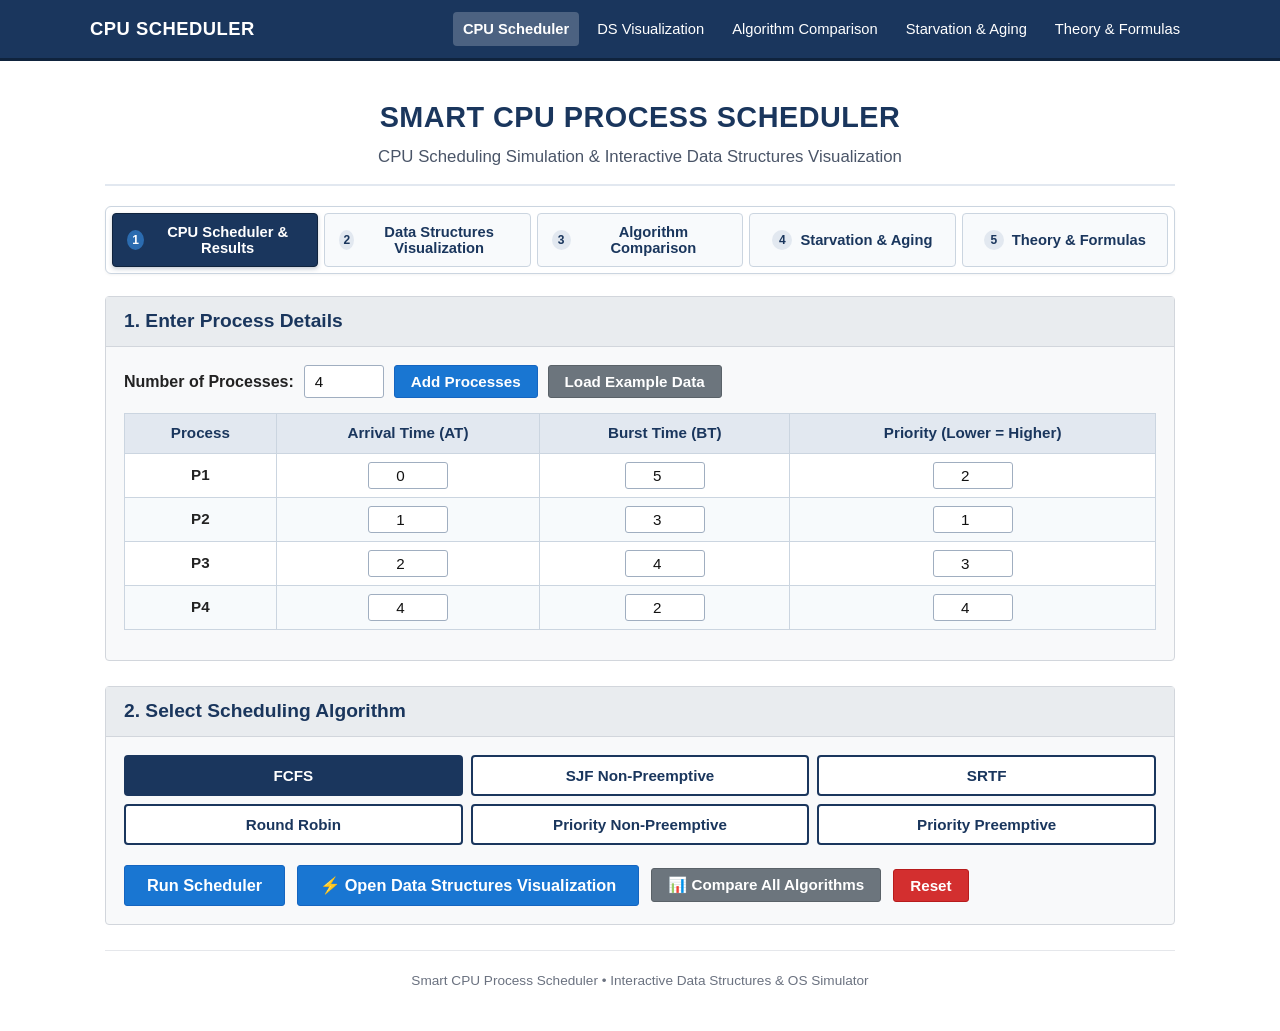
<file: index.html>
<!DOCTYPE html>
<html lang="en">
<head>
    <meta charset="UTF-8">
    <meta name="viewport" content="width=device-width, initial-scale=1.0">
    <title>Smart CPU Process Scheduler</title>
    <link rel="stylesheet" href="style.css">
</head>
<body>

    <!-- Header / Sticky Navigation Bar -->
    <header class="navbar">
        <div class="nav-container">
            <div class="nav-brand">
                <span class="brand-title">CPU SCHEDULER</span>
            </div>
            <nav class="nav-links">
                <a href="#scheduler" class="nav-link-item active" data-nav="scheduler">CPU Scheduler</a>
                <a href="#visualization" class="nav-link-item" data-nav="visualization">DS Visualization</a>
                <a href="#comparison" class="nav-link-item" data-nav="comparison">Algorithm Comparison</a>
                <a href="#starvation" class="nav-link-item" data-nav="starvation">Starvation &amp; Aging</a>
                <a href="#reference" class="nav-link-item" data-nav="reference">Theory &amp; Formulas</a>
            </nav>
        </div>
    </header>

    <div class="container">
        
        <!-- Main Title Header -->
        <div class="main-header">
            <h1>SMART CPU PROCESS SCHEDULER</h1>
            <p class="subtitle">CPU Scheduling Simulation &amp; Interactive Data Structures Visualization</p>
        </div>

        <!-- 🎛️ Primary View Management Tab Bar -->
        <nav class="view-management-bar" aria-label="Module Navigation">
            <div class="view-tabs" role="tablist">
                <button type="button" class="tab-item active" data-tab="scheduler" role="tab" aria-selected="true">
                    <span class="tab-badge">1</span>
                    <span class="tab-title">CPU Scheduler &amp; Results</span>
                </button>
                <button type="button" class="tab-item" data-tab="visualization" role="tab" aria-selected="false">
                    <span class="tab-badge">2</span>
                    <span class="tab-title">Data Structures Visualization</span>
                </button>
                <button type="button" class="tab-item" data-tab="comparison" role="tab" aria-selected="false">
                    <span class="tab-badge">3</span>
                    <span class="tab-title">Algorithm Comparison</span>
                </button>
                <button type="button" class="tab-item" data-tab="starvation" role="tab" aria-selected="false">
                    <span class="tab-badge">4</span>
                    <span class="tab-title">Starvation &amp; Aging</span>
                </button>
                <button type="button" class="tab-item" data-tab="reference" role="tab" aria-selected="false">
                    <span class="tab-badge">5</span>
                    <span class="tab-title">Theory &amp; Formulas</span>
                </button>
            </div>
        </nav>

        <!-- ============================================================== -->
        <!-- VIEW 1: CPU SCHEDULER & RESULTS                                -->
        <!-- ============================================================== -->
        <main class="view-panel active" id="view-scheduler">
            
            <!-- Section 1: Process Input -->
            <section id="scheduler-section" class="card">
                <div class="card-header">
                    <h2>1. Enter Process Details</h2>
                </div>
                <div class="card-body">
                    <div class="input-inline-group">
                        <label for="num-processes"><strong>Number of Processes:</strong></label>
                        <input type="number" id="num-processes" min="1" max="20" value="4">
                        <button type="button" id="btn-add-processes" class="btn btn-primary">Add Processes</button>
                        <button type="button" id="btn-load-example" class="btn btn-secondary">Load Example Data</button>
                    </div>

                    <div class="table-responsive">
                        <table id="process-input-table" class="data-table">
                            <thead>
                                <tr>
                                    <th>Process</th>
                                    <th>Arrival Time (AT)</th>
                                    <th>Burst Time (BT)</th>
                                    <th>Priority (Lower = Higher)</th>
                                </tr>
                            </thead>
                            <tbody id="process-table-body">
                                <!-- Dynamically generated rows -->
                            </tbody>
                        </table>
                    </div>
                </div>
            </section>

            <!-- Section 2: Algorithm Selection -->
            <section class="card">
                <div class="card-header">
                    <h2>2. Select Scheduling Algorithm</h2>
                </div>
                <div class="card-body">
                    <div class="algo-buttons-container">
                        <button type="button" class="btn-algo active" data-algo="fcfs">FCFS</button>
                        <button type="button" class="btn-algo" data-algo="sjf">SJF Non-Preemptive</button>
                        <button type="button" class="btn-algo" data-algo="srtf">SRTF</button>
                        <button type="button" class="btn-algo" data-algo="rr">Round Robin</button>
                        <button type="button" class="btn-algo" data-algo="priority-np">Priority Non-Preemptive</button>
                        <button type="button" class="btn-algo" data-algo="priority-p">Priority Preemptive</button>
                    </div>

                    <!-- Quantum input for Round Robin only -->
                    <div id="quantum-container" class="quantum-box" style="display: none;">
                        <label for="time-quantum"><strong>Time Quantum:</strong></label>
                        <input type="number" id="time-quantum" min="1" max="100" value="2">
                    </div>

                    <div class="action-buttons-center">
                        <button type="button" id="btn-run" class="btn btn-success btn-large">Run Scheduler</button>
                        <button type="button" id="btn-visualize-ds" class="btn btn-primary btn-large">⚡ Open Data Structures Visualization</button>
                        <button type="button" id="btn-compare-all" class="btn btn-secondary">📊 Compare All Algorithms</button>
                        <button type="button" id="btn-reset" class="btn btn-danger">Reset</button>
                    </div>
                </div>
            </section>

            <!-- Section 3: Scheduling Results & Main Gantt Chart -->
            <section id="results-section" class="card" style="display: none;">
                <div class="card-header">
                    <h2>3. Scheduling Results</h2>
                </div>
                <div class="card-body">
                    
                    <div class="gantt-section">
                        <h3>GANTT CHART</h3>
                        <div id="gantt-chart-wrapper" class="gantt-wrapper">
                            <!-- Dynamic Gantt chart blocks and time numbers -->
                        </div>
                    </div>

                    <div class="table-responsive">
                        <table class="data-table results-table">
                            <thead>
                                <tr>
                                    <th>PID</th>
                                    <th>Arrival Time (AT)</th>
                                    <th>Burst Time (BT)</th>
                                    <th>Priority</th>
                                    <th>Completion Time (CT)</th>
                                    <th>Turnaround Time (TAT)</th>
                                    <th>Waiting Time (WT)</th>
                                    <th>Response Time (RT)</th>
                                    <th>Status</th>
                                </tr>
                            </thead>
                            <tbody id="results-table-body">
                                <!-- Result rows -->
                            </tbody>
                        </table>
                    </div>

                    <!-- Summary Metrics (including RT, CPU Util, Context Switches) -->
                    <div class="metrics-summary">
                        <div class="metric-item">
                            <span class="metric-label">Average Waiting Time:</span>
                            <span id="avg-wt-value" class="metric-value">0.00</span>
                        </div>
                        <div class="metric-item">
                            <span class="metric-label">Average Turnaround Time:</span>
                            <span id="avg-tat-value" class="metric-value">0.00</span>
                        </div>
                        <div class="metric-item">
                            <span class="metric-label">⏱️ Average Response Time:</span>
                            <span id="avg-rt-value" class="metric-value">0.00</span>
                        </div>
                        <div class="metric-item">
                            <span class="metric-label">📊 CPU Utilization:</span>
                            <span id="cpu-util-value" class="metric-value">100.0%</span>
                        </div>
                        <div class="metric-item">
                            <span class="metric-label">🔄 Context Switches:</span>
                            <span id="context-switch-value" class="metric-value">0</span>
                        </div>
                    </div>

                    <!-- Algorithm Information Box -->
                    <div class="algo-info-card">
                        <h4>Selected Algorithm: <span id="info-algo-name">FCFS</span></h4>
                        <p><strong>Type:</strong> <span id="info-algo-type">Non-Preemptive</span></p>
                        <p><strong>Description:</strong> <span id="info-algo-desc">Processes are executed in order of arrival.</span></p>
                    </div>

                    <!-- Quick Next-Steps Action Strip -->
                    <div class="results-action-banner">
                        <span>Inspect step-by-step memory movement or compare with other algorithms:</span>
                        <div class="results-action-buttons">
                            <button type="button" id="btn-results-to-ds" class="btn btn-primary btn-sm">🧠 View in Data Structures Visualizer</button>
                            <button type="button" id="btn-results-to-comp" class="btn btn-secondary btn-sm">📊 Compare All Algorithms</button>
                        </div>
                    </div>

                </div>
            </section>

        </main>

        <!-- ============================================================== -->
        <!-- VIEW 2: DATA STRUCTURES VISUALIZATION                          -->
        <!-- ============================================================== -->
        <main class="view-panel" id="view-visualization" style="display: none;">
            
            <!-- Workload Context Strip -->
            <div class="workload-context-bar">
                <div class="context-details">
                    <span>Workload: <strong id="ds-workload-count">4</strong> processes</span>
                    <span class="context-divider">&bull;</span>
                    <span>Selected Algorithm: <strong id="ds-workload-algo">FCFS</strong></span>
                </div>
                <button type="button" id="btn-edit-workload-quick" class="btn btn-secondary btn-sm">✏️ Edit Processes in Scheduler</button>
            </div>

            <!-- Visualization Main Card -->
            <section id="ds-visualization-section" class="card">
                <div class="card-header ds-header-flex">
                    <div>
                        <h2>Data Structures Visualization</h2>
                        <span class="ds-subtitle">Interactive step-by-step memory, queue, CPU register &amp; log model</span>
                    </div>
                    <div class="ds-badge-container">
                        <span id="ds-algo-badge" class="ds-badge">Algorithm: FCFS</span>
                        <span id="ds-quantum-badge" class="ds-badge ds-badge-quantum" style="display: none;">Quantum: 2</span>
                    </div>
                </div>
                <div class="card-body">

                    <!-- Step-by-Step Simulation Controls -->
                    <div class="ds-controls-panel">
                        <div class="ds-controls-group">
                            <button type="button" id="btn-sim-start" class="btn btn-primary btn-sm">▶ Start Simulation</button>
                            <button type="button" id="btn-sim-pause" class="btn btn-secondary btn-sm" disabled>⏸ Pause</button>
                            <button type="button" id="btn-sim-prev" class="btn btn-secondary btn-sm" disabled>⏮ Previous Step</button>
                            <button type="button" id="btn-sim-next" class="btn btn-secondary btn-sm">⏭ Next Step</button>
                            <button type="button" id="btn-sim-reset" class="btn btn-danger btn-sm">↺ Reset Simulation</button>
                        </div>

                        <div class="ds-speed-group">
                            <span class="control-label">Speed:</span>
                            <div class="speed-btn-group" role="group">
                                <button type="button" class="btn-speed" data-speed="2000">0.5×</button>
                                <button type="button" class="btn-speed active" data-speed="1000">1×</button>
                                <button type="button" class="btn-speed" data-speed="500">2×</button>
                                <button type="button" class="btn-speed" data-speed="250">4×</button>
                            </div>
                        </div>
                    </div>

                    <!-- Live Simulation Status Banner -->
                    <div class="ds-status-banner">
                        <div class="status-indicator">
                            <span class="status-dot" id="ds-status-dot"></span>
                            <span id="ds-status-text">Ready to simulate</span>
                        </div>
                        <div class="status-time">
                            Simulation Time: <strong id="ds-current-time">T = 0</strong>
                        </div>
                        <div class="status-step-count">
                            Step: <span id="ds-step-index">0</span> / <span id="ds-total-steps">0</span>
                        </div>
                    </div>

                    <!-- Explanation / Operation Narrative Card -->
                    <div class="ds-explanation-box">
                        <div class="ds-explanation-title">
                            <strong>💡 Current Step Operation:</strong>
                        </div>
                        <p id="ds-step-explanation">Click <strong>"Start Simulation"</strong> or <strong>"Next Step"</strong> to inspect how the scheduler evaluates data structures at each simulation event.</p>
                    </div>

                    <!-- TOP ROW: CPU Execution Panel & Completed Processes -->
                    <div class="ds-grid-two-col">
                        <!-- C. CPU EXECUTION VISUALIZATION -->
                        <div class="ds-card-sub ds-cpu-subpanel">
                            <div class="ds-sub-header">
                                <h3>C. CPU Execution Core</h3>
                                <span class="ds-tag">Hardware Execution Register</span>
                            </div>
                            <div class="cpu-core-visual" id="cpu-core-box">
                                <div class="cpu-chip-badge">CPU CORE 0</div>
                                <div class="cpu-state-display" id="cpu-process-display">
                                    <span class="cpu-state-title" id="cpu-state-title">IDLE</span>
                                    <span class="cpu-state-detail" id="cpu-state-detail">No process running</span>
                                </div>
                                <div class="cpu-meta-grid">
                                    <div class="cpu-meta-item">
                                        <span class="meta-label">Current Time:</span>
                                        <strong id="cpu-time-val">0</strong>
                                    </div>
                                    <div class="cpu-meta-item">
                                        <span class="meta-label">Remaining BT:</span>
                                        <strong id="cpu-remaining-val">-</strong>
                                    </div>
                                    <div class="cpu-meta-item">
                                        <span class="meta-label">State:</span>
                                        <span id="cpu-status-pill" class="pill-idle">IDLE</span>
                                    </div>
                                    <div class="cpu-meta-item" id="cpu-slice-meta" style="display: none;">
                                        <span class="meta-label">Time Slice:</span>
                                        <strong id="cpu-slice-val">0 / 2</strong>
                                    </div>
                                </div>
                            </div>
                        </div>

                        <!-- D. COMPLETED PROCESSES -->
                        <div class="ds-card-sub ds-completed-subpanel">
                            <div class="ds-sub-header">
                                <h3>D. Completed Processes</h3>
                                <span class="ds-tag">Terminated List</span>
                            </div>
                            <div id="ds-completed-list" class="completed-chips-container">
                                <span class="empty-state-text">No processes completed yet.</span>
                            </div>
                            <div class="completed-summary-bar">
                                <span>Completed: <strong id="ds-completed-count">0</strong> / <span id="ds-total-procs-count">4</span></span>
                                <span>CPU Busy: <strong id="ds-live-busy-time">0</strong> units</span>
                            </div>
                        </div>
                    </div>

                    <!-- B. READY QUEUE VISUALIZATION -->
                    <div class="ds-card-sub ds-queue-subpanel">
                        <div class="ds-sub-header">
                            <div>
                                <h3>B. Ready Queue Visualization</h3>
                                <span class="ds-data-structure-label" id="queue-ds-concept-label">Data Structure: FIFO Queue (Circular / Array-based <code>int queue[500]</code>)</span>
                            </div>
                            <div class="ds-queue-pointers">
                                <span class="pointer-pill pointer-front">FRONT: <strong id="queue-front-idx">0</strong></span>
                                <span class="pointer-pill pointer-rear">REAR: <strong id="queue-rear-idx">0</strong></span>
                                <span class="pointer-pill pointer-len">Length: <strong id="queue-len-val">0</strong></span>
                            </div>
                        </div>

                        <!-- Queue Track with FRONT and REAR markers -->
                        <div class="queue-track-wrapper">
                            <div class="queue-endpoint endpoint-front">
                                <span class="endpoint-arrow">FRONT ──►</span>
                                <span class="endpoint-sub">Next Dequeued</span>
                            </div>
                            <div class="queue-items-track" id="ds-queue-items-track">
                                <span class="empty-queue-msg">[ Ready Queue is Empty: CPU Idle or process executing ]</span>
                            </div>
                            <div class="queue-endpoint endpoint-rear">
                                <span class="endpoint-arrow">◄── REAR</span>
                                <span class="endpoint-sub">New Arrivals Enqueued</span>
                            </div>
                        </div>

                        <div class="queue-operation-explanation" id="ds-queue-op-text">
                            <em>Queue operation:</em> Waiting for simulation events.
                        </div>
                    </div>

                    <!-- A. ARRAY VISUALIZATION -->
                    <div class="ds-card-sub ds-array-subpanel">
                        <div class="ds-sub-header">
                            <div>
                                <h3>A. Process Array Visualization</h3>
                                <span class="ds-data-structure-label" id="array-ds-label">Underlying Structure: Contiguous Struct Array <code>Process p[N]</code> (C++ Memory Layout)</span>
                            </div>
                            <span class="ds-tag">Contiguous Memory Allocation</span>
                        </div>

                        <p class="array-instructions-hint">
                            Each element represents an entry in the processes array. Indices match zero-based array offsets <code>p[0..N-1]</code>.
                        </p>

                        <div class="array-container" id="ds-array-container">
                            <!-- Populated dynamically with process element cards -->
                        </div>
                    </div>

                    <!-- SYNCHRONIZED GANTT MINI STRIP (in DS section) -->
                    <div class="ds-card-sub ds-sync-gantt-subpanel">
                        <div class="ds-sub-header">
                            <h3>Synchronized Gantt Timeline</h3>
                            <span class="ds-tag">Active Segment Synchronized with Clock</span>
                        </div>
                        <div id="ds-sync-gantt-wrapper" class="gantt-wrapper ds-mini-gantt">
                            <!-- Synchronized Gantt blocks -->
                        </div>
                    </div>

                    <!-- 4. LIVE DATA STRUCTURE OPERATION LOG -->
                    <div class="ds-card-sub ds-log-subpanel">
                        <div class="ds-sub-header">
                            <div>
                                <h3>Data Structure Operation Log</h3>
                                <span class="ds-data-structure-label">Chronological audit trail of enqueue, dequeue, array scan, and CPU events</span>
                            </div>
                            <div class="log-actions">
                                <button type="button" id="btn-clear-log" class="btn btn-secondary btn-xs">Clear Filter</button>
                            </div>
                        </div>
                        <div class="ds-log-stream" id="ds-log-stream">
                            <div class="log-entry log-entry-info">
                                <span class="log-time">[T=0]</span>
                                <span class="log-badge badge-init">INIT</span>
                                <span class="log-msg">Simulation initialized. Process records loaded into <code>Process p[4]</code> memory array.</span>
                            </div>
                        </div>
                    </div>

                </div>
            </section>

        </main>

        <!-- ============================================================== -->
        <!-- VIEW 3: ALGORITHM COMPARISON MATRIX                            -->
        <!-- ============================================================== -->
        <main class="view-panel" id="view-comparison" style="display: none;">
            <section id="comparison-section" class="card">
                <div class="card-header comparison-header-flex">
                    <h2>Algorithm Comparison Matrix</h2>
                    <button type="button" id="btn-refresh-comparison" class="btn btn-primary btn-sm">⚡ Re-calculate All Algorithms</button>
                </div>
                <div class="card-body">
                    <p class="section-lead-text">
                        Comparative analysis across all 6 scheduling algorithms on the exact same process workload:
                    </p>

                    <!-- Comparison Winner Cards -->
                    <div class="comparison-cards-grid" id="comparison-winners-grid" style="display: none;">
                        <div class="winner-card winner-wt">
                            <div class="winner-icon">🏆</div>
                            <div class="winner-text">
                                <span class="winner-label">Lowest Avg Waiting Time:</span>
                                <strong id="winner-wt-algo">SRTF</strong>
                                <small id="winner-wt-val">0.00 units</small>
                            </div>
                        </div>
                        <div class="winner-card winner-tat">
                            <div class="winner-icon">⚡</div>
                            <div class="winner-text">
                                <span class="winner-label">Lowest Avg Turnaround:</span>
                                <strong id="winner-tat-algo">SRTF</strong>
                                <small id="winner-tat-val">0.00 units</small>
                            </div>
                        </div>
                        <div class="winner-card winner-rt">
                            <div class="winner-icon">⏱️</div>
                            <div class="winner-text">
                                <span class="winner-label">Fastest Response Time:</span>
                                <strong id="winner-rt-algo">Round Robin</strong>
                                <small id="winner-rt-val">0.00 units</small>
                            </div>
                        </div>
                        <div class="winner-card winner-cs">
                            <div class="winner-icon">🔄</div>
                            <div class="winner-text">
                                <span class="winner-label">Lowest Context Switches:</span>
                                <strong id="winner-cs-algo">FCFS</strong>
                                <small id="winner-cs-val">0 switches</small>
                            </div>
                        </div>
                    </div>

                    <div class="table-responsive">
                        <table class="data-table comparison-table">
                            <thead>
                                <tr>
                                    <th>Algorithm</th>
                                    <th>Type</th>
                                    <th>Avg Waiting (WT)</th>
                                    <th>Avg Turnaround (TAT)</th>
                                    <th>Avg Response (RT)</th>
                                    <th>CPU Utilization</th>
                                    <th>Context Switches</th>
                                    <th>Execution Sequence</th>
                                </tr>
                            </thead>
                            <tbody id="comparison-table-body">
                                <tr>
                                    <td colspan="8" style="color: #718096; padding: 18px;">
                                        Loading comparative benchmark across all 6 algorithms...
                                    </td>
                                </tr>
                            </tbody>
                        </table>
                    </div>

                    <div class="tradeoff-note-card">
                        <strong>💡 Engineering Note on Algorithm Trade-offs:</strong>
                        <p>No single algorithm is universally optimal. Preemptive algorithms such as SRTF reduce average waiting time by prioritizing shorter jobs, but incur higher context-switch overhead. Round Robin guarantees responsiveness and fairness for time-sharing systems, while FCFS maximizes throughput with minimal scheduling overhead.</p>
                    </div>
                </div>
            </section>
        </main>

        <!-- ============================================================== -->
        <!-- VIEW 4: STARVATION & AGING DEMONSTRATION                       -->
        <!-- ============================================================== -->
        <main class="view-panel" id="view-starvation" style="display: none;">
            <section id="starvation-aging-section" class="card">
                <div class="card-header">
                    <h2>Starvation &amp; Aging Demonstration (Priority Scheduling)</h2>
                </div>
                <div class="card-body">
                    <p class="section-lead-text">
                        An educational module explaining why low-priority processes can suffer from <strong>starvation</strong> (indefinite postponement) and how the <strong>aging technique</strong> solves it by gradually boosting priority over time.
                    </p>

                    <div class="starvation-options-bar">
                        <button type="button" id="btn-load-starvation-workload" class="btn btn-primary btn-sm">Load Starvation Demonstration Workload</button>
                        <div class="aging-toggle-group">
                            <label class="toggle-checkbox-label">
                                <input type="checkbox" id="chk-aging-mode">
                                <strong>Enable Aging Mechanism (Optional Mode)</strong>
                            </label>
                            <span class="aging-rule-badge">Rule: Priority increases by 1 for every <strong>3 units</strong> waited in ready queue</span>
                        </div>
                    </div>

                    <div class="starvation-grid">
                        <!-- Column 1: Starvation Concept -->
                        <div class="starvation-card-col">
                            <div class="starvation-col-header starvation-warn-header">
                                <h3>⚠️ Starvation Scenario</h3>
                            </div>
                            <div class="starvation-col-body">
                                <p>In standard <strong>Priority Scheduling</strong>, if high-priority processes continually arrive, low-priority processes may never be dispatched to the CPU.</p>
                                <div class="concept-stat-box" id="starvation-stat-box">
                                    <div class="stat-row">
                                        <span>Victim Process:</span>
                                        <strong>P4 (Priority: 8 - Low Priority)</strong>
                                    </div>
                                    <div class="stat-row">
                                        <span>Compromising Stream:</span>
                                        <span>P1, P2, P3 (High Priorities 1, 2, 2)</span>
                                    </div>
                                    <div class="stat-row">
                                        <span>Starvation Cause:</span>
                                        <span>Strict priority dispatch without aging gives CPU only to higher priority jobs.</span>
                                    </div>
                                </div>
                            </div>
                        </div>

                        <!-- Column 2: Aging Solution -->
                        <div class="starvation-card-col">
                            <div class="starvation-col-header starvation-solution-header">
                                <h3>🎯 Aging Solution</h3>
                            </div>
                            <div class="starvation-col-body">
                                <p><strong>Aging</strong> gradually increments the effective priority of waiting processes as their wait time increases, ensuring they eventually reach top priority.</p>
                                <div class="concept-stat-box" id="aging-stat-box">
                                    <div class="stat-row">
                                        <span>Original Priority:</span>
                                        <strong id="demo-orig-priority">P4: Priority 8</strong>
                                    </div>
                                    <div class="stat-row">
                                        <span>Aging Formula:</span>
                                        <code>EffectivePriority = Max(1, Original - Floor(Wait / Interval))</code>
                                    </div>
                                    <div class="stat-row">
                                        <span>Status in Current Run:</span>
                                        <span id="demo-aging-status" class="status-neutral">Disabled (Enable checkbox above to simulate)</span>
                                    </div>
                                </div>
                            </div>
                        </div>
                    </div>

                    <!-- Live Starvation & Aging Process Tracker Table -->
                    <div class="starvation-live-tracker" id="starvation-live-tracker" style="display: none;">
                        <h4>Workload Aging &amp; Starvation Analysis Table</h4>
                        <div class="table-responsive">
                            <table class="data-table" id="starvation-table">
                                <thead>
                                    <tr>
                                        <th>Process</th>
                                        <th>Arrival</th>
                                        <th>Burst</th>
                                        <th>Original Priority</th>
                                        <th>Waiting Time</th>
                                        <th>Effective Priority</th>
                                        <th>Starvation Risk</th>
                                        <th>Aging Events</th>
                                    </tr>
                                </thead>
                                <tbody id="starvation-table-body">
                                    <!-- Populated dynamically -->
                                </tbody>
                            </table>
                        </div>
                    </div>

                </div>
            </section>
        </main>

        <!-- ============================================================== -->
        <!-- VIEW 5: THEORY & FORMULAS REFERENCE                            -->
        <!-- ============================================================== -->
        <main class="view-panel" id="view-reference" style="display: none;">
            <section id="algorithms-section" class="card">
                <div class="card-header">
                    <h2>Algorithm Descriptions &amp; Standard Formulas</h2>
                </div>
                <div class="card-body">
                    <div class="reference-grid">
                        <div class="ref-item">
                            <strong>FCFS (First Come First Serve):</strong>
                            <p>Processes are executed in order of arrival. Non-preemptive. Simple FIFO ordering.</p>
                        </div>
                        <div class="ref-item">
                            <strong>SJF (Shortest Job First):</strong>
                            <p>The arrived process with the shortest burst time is selected first. Non-preemptive.</p>
                        </div>
                        <div class="ref-item">
                            <strong>SRTF (Shortest Remaining Time First):</strong>
                            <p>The arrived process with the shortest remaining burst time is selected. Preemptive SJF.</p>
                        </div>
                        <div class="ref-item">
                            <strong>Round Robin (RR):</strong>
                            <p>Each process gets CPU time according to the time quantum. Preempted processes re-enter the rear of the ready queue.</p>
                        </div>
                        <div class="ref-item">
                            <strong>Priority Non-Preemptive:</strong>
                            <p>The available process with the highest priority (lowest numeric value) is selected and runs to completion.</p>
                        </div>
                        <div class="ref-item">
                            <strong>Priority Preemptive:</strong>
                            <p>A higher priority process arriving during execution immediately interrupts and preempts the running process.</p>
                        </div>
                    </div>

                    <div class="formulas-box">
                        <strong>Standard Operating Systems Formulas:</strong>
                        <ul>
                            <li><code>Turnaround Time (TAT) = Completion Time (CT) - Arrival Time (AT)</code></li>
                            <li><code>Waiting Time (WT) = Turnaround Time (TAT) - Burst Time (BT)</code></li>
                            <li><code>Response Time (RT) = Time of First Execution - Arrival Time (AT)</code></li>
                            <li><code>Average Waiting Time = (Σ WT) / N</code></li>
                            <li><code>Average Turnaround Time = (Σ TAT) / N</code></li>
                            <li><code>CPU Utilization = (Total Busy Time / Total Timeline) × 100%</code></li>
                        </ul>
                    </div>
                </div>
            </section>
        </main>

        <!-- Footer -->
        <footer class="footer">
            <p>Smart CPU Process Scheduler &bull; Interactive Data Structures &amp; OS Simulator</p>
        </footer>

    </div>

    <script src="script.js"></script>
</body>
</html>
</file>
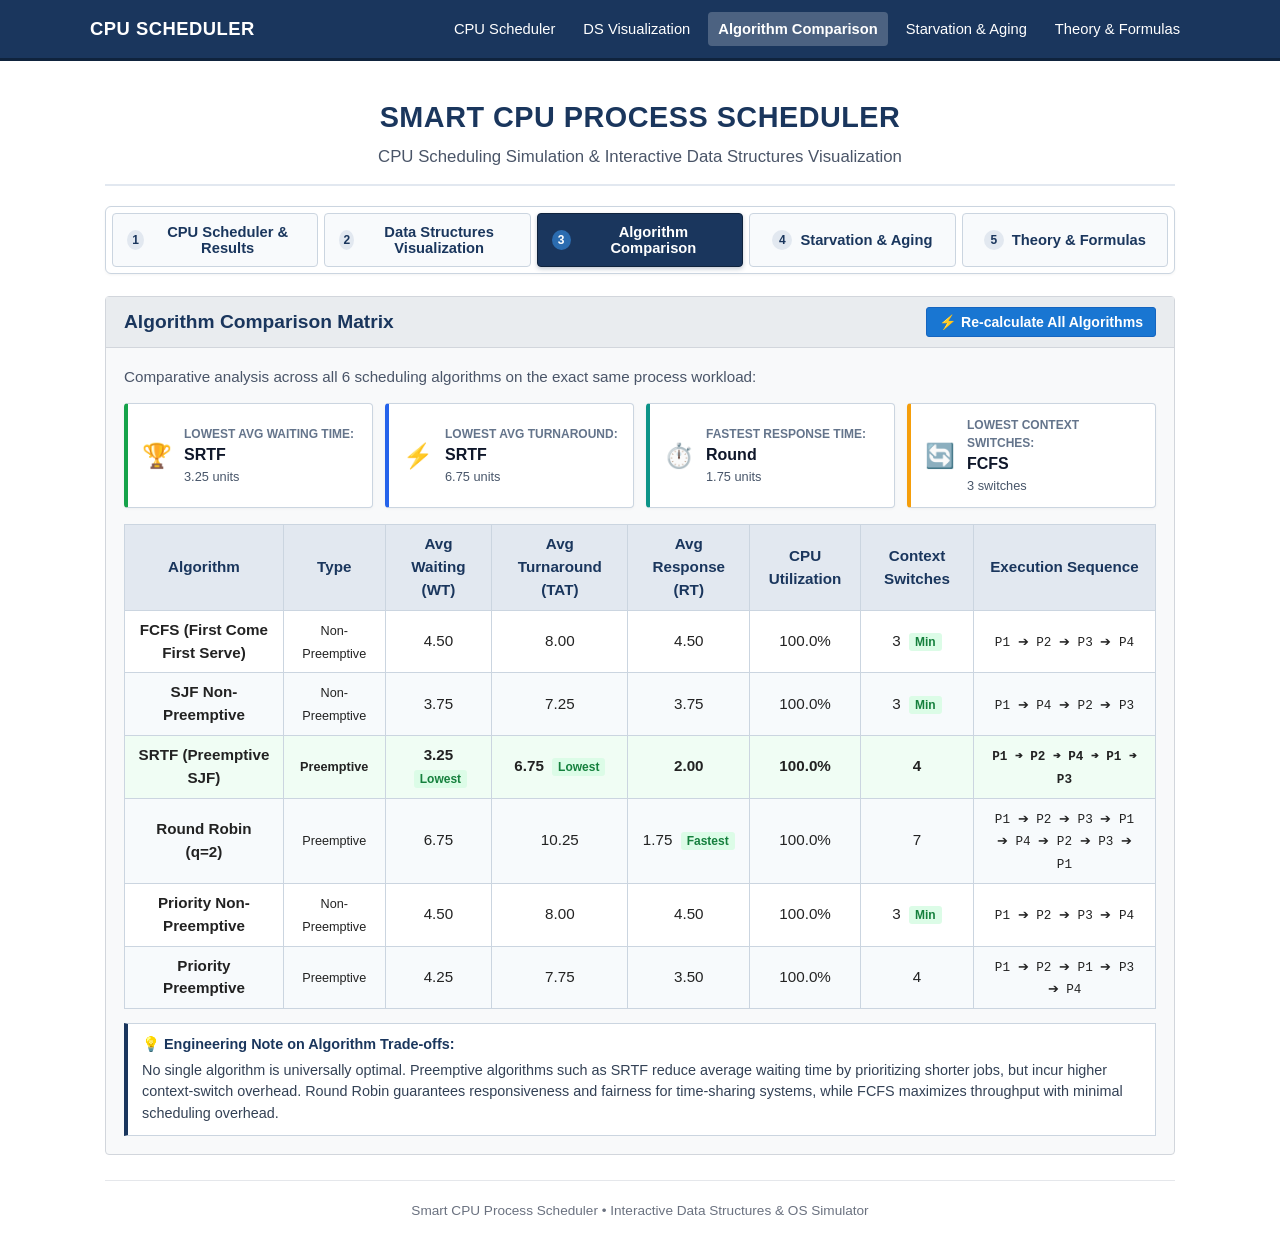
<file: comparison.html>
<!DOCTYPE html>
<html lang="en">
<head>
    <meta charset="UTF-8">
    <meta http-equiv="refresh" content="0; url=index.html#comparison">
    <title>Redirecting to Algorithm Comparison...</title>
    <script>
        window.location.replace("index.html#comparison");
    </script>
</head>
<body style="font-family: Arial, sans-serif; text-align: center; padding: 40px;">
    <h2>Opening Algorithm Comparison Matrix...</h2>
    <p>If you are not redirected automatically, please <a href="index.html#comparison">click here to open Algorithm Comparison</a>.</p>
</body>
</html>
</file>
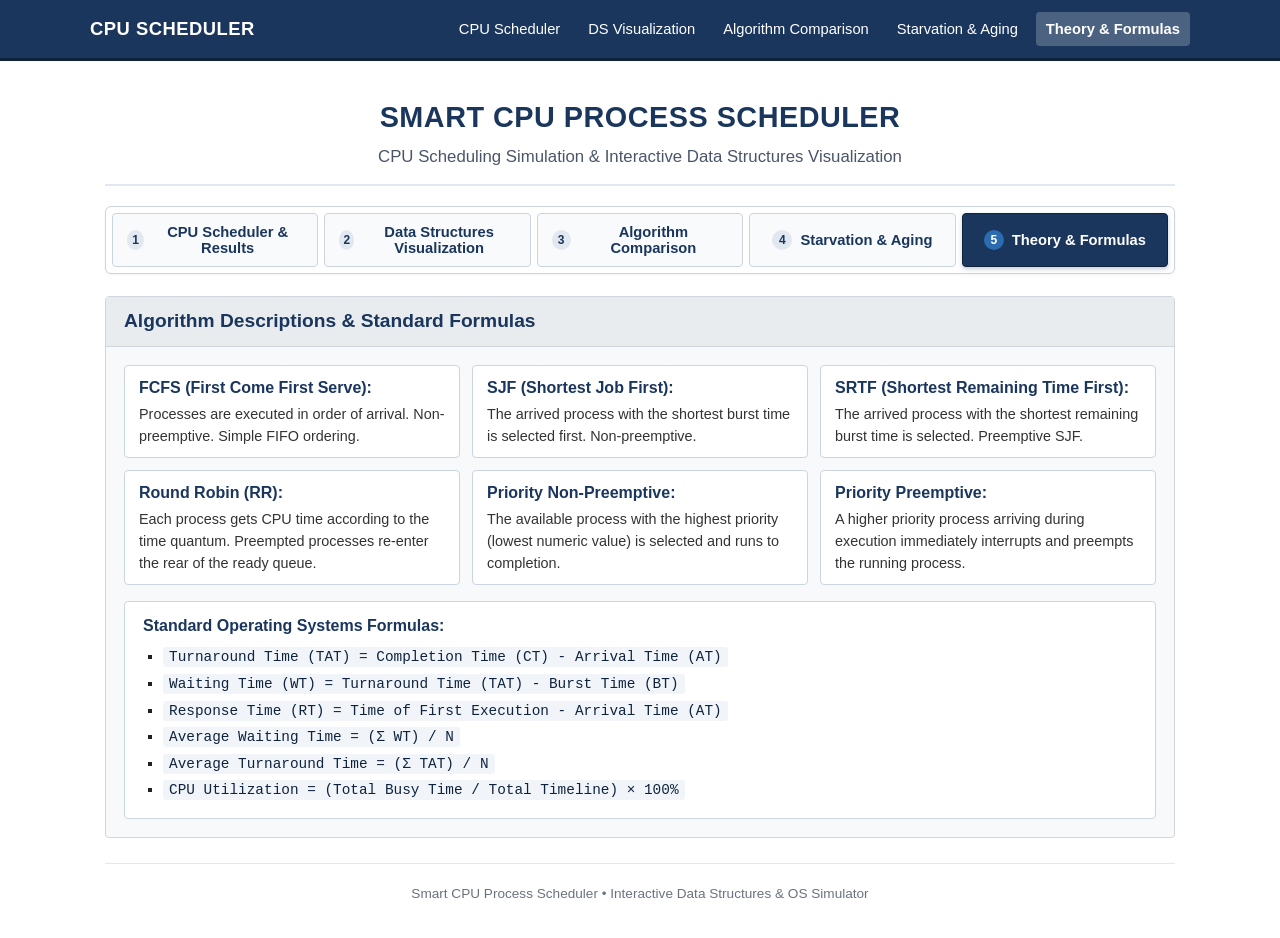
<file: reference.html>
<!DOCTYPE html>
<html lang="en">
<head>
    <meta charset="UTF-8">
    <meta http-equiv="refresh" content="0; url=index.html#reference">
    <title>Redirecting to Algorithms Reference...</title>
    <script>
        window.location.replace("index.html#reference");
    </script>
</head>
<body style="font-family: Arial, sans-serif; text-align: center; padding: 40px;">
    <h2>Opening Algorithms Reference &amp; Formulas...</h2>
    <p>If you are not redirected automatically, please <a href="index.html#reference">click here to open Algorithms Reference</a>.</p>
</body>
</html>
</file>
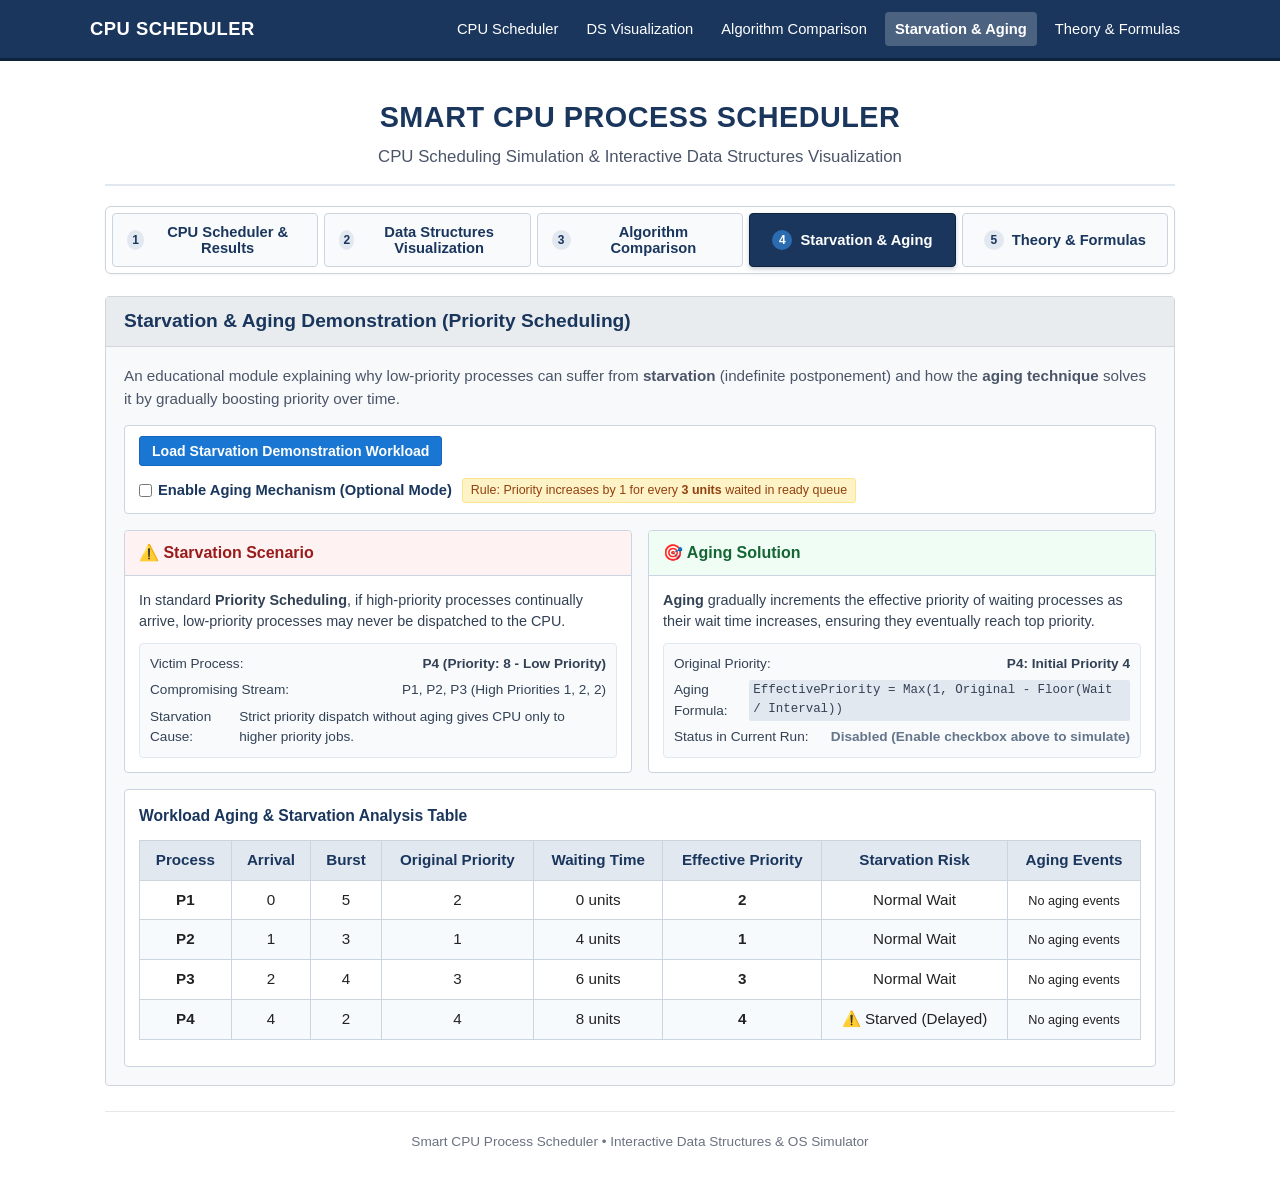
<file: starvation.html>
<!DOCTYPE html>
<html lang="en">
<head>
    <meta charset="UTF-8">
    <meta http-equiv="refresh" content="0; url=index.html#starvation">
    <title>Redirecting to Starvation & Aging...</title>
    <script>
        window.location.replace("index.html#starvation");
    </script>
</head>
<body style="font-family: Arial, sans-serif; text-align: center; padding: 40px;">
    <h2>Opening Starvation &amp; Aging Demonstration...</h2>
    <p>If you are not redirected automatically, please <a href="index.html#starvation">click here to open Starvation &amp; Aging</a>.</p>
</body>
</html>
</file>
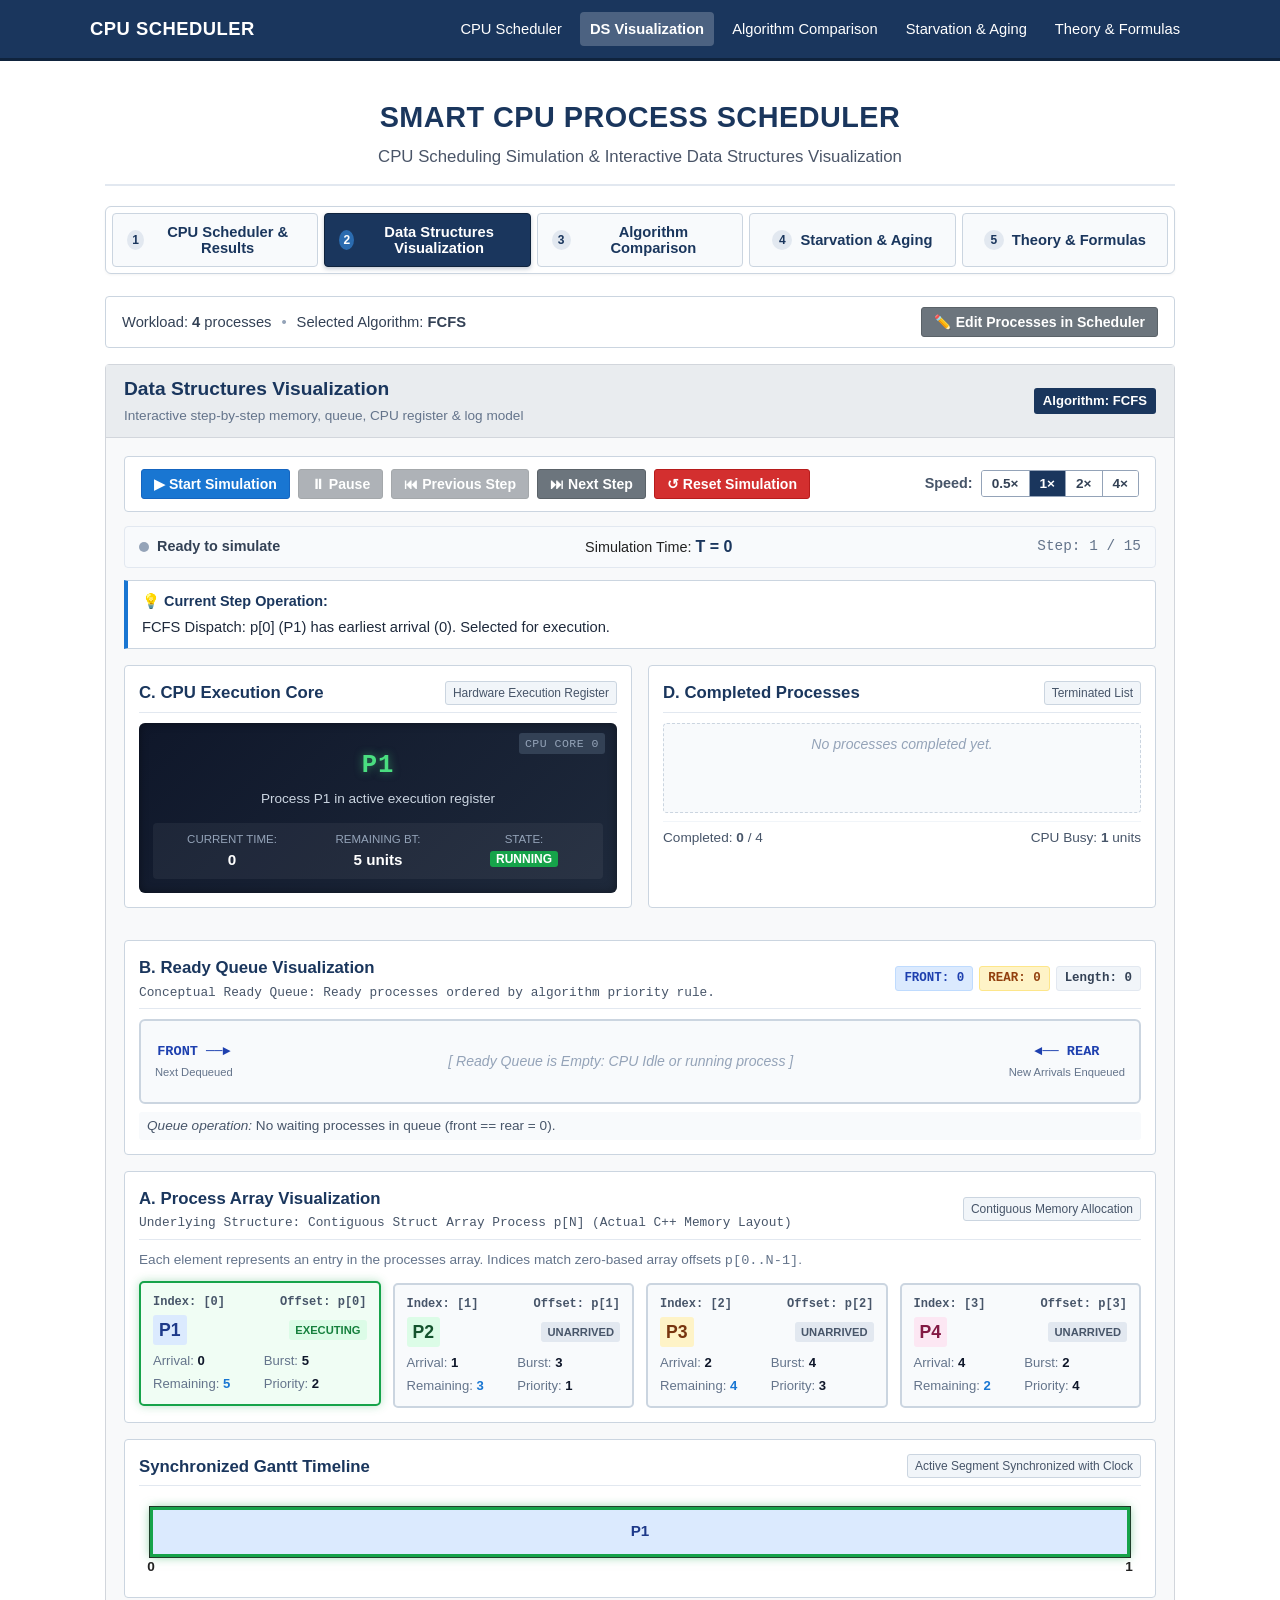
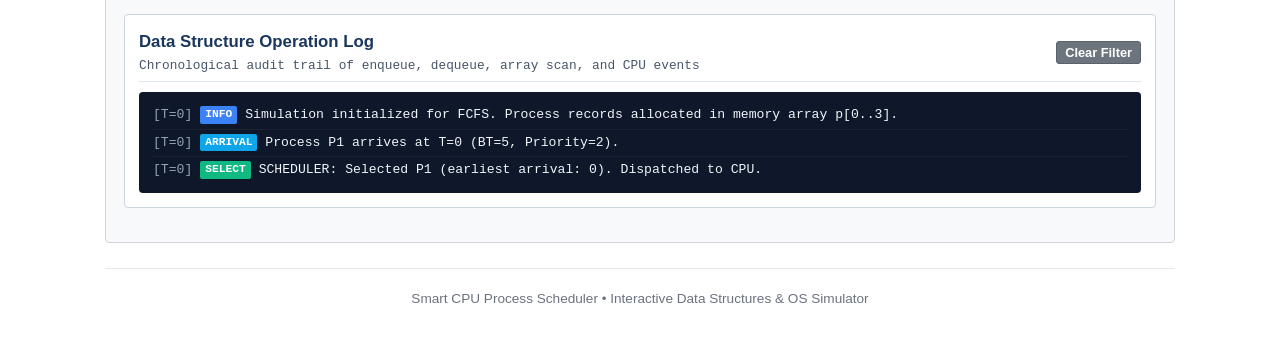
<file: visualization.html>
<!DOCTYPE html>
<html lang="en">
<head>
    <meta charset="UTF-8">
    <meta http-equiv="refresh" content="0; url=index.html#visualization">
    <title>Redirecting to Data Structures Visualization...</title>
    <script>
        window.location.replace("index.html#visualization");
    </script>
</head>
<body style="font-family: Arial, sans-serif; text-align: center; padding: 40px;">
    <h2>Opening Data Structures Visualization...</h2>
    <p>If you are not redirected automatically, please <a href="index.html#visualization">click here to open Data Structures Visualization</a>.</p>
</body>
</html>
</file>
<file: style.css>
/* ==========================================================
   Smart CPU Process Scheduler - Student College Mini Project
   Enhanced with Data Structures Visualization & View Management
   ========================================================== */

* {
    box-sizing: border-box;
    margin: 0;
    padding: 0;
}

body {
    font-family: Arial, Helvetica, sans-serif;
    background-color: #ffffff;
    color: #222222;
    line-height: 1.5;
}

/* Navigation Bar */
.navbar {
    background-color: #1a365d; /* Dark navy */
    color: #ffffff;
    padding: 12px 20px;
    border-bottom: 3px solid #0f233d;
    position: sticky;
    top: 0;
    z-index: 100;
}

.nav-container {
    max-width: 1100px;
    margin: 0 auto;
    display: flex;
    justify-content: space-between;
    align-items: center;
    flex-wrap: wrap;
    gap: 10px;
}

.brand-title {
    font-size: 1.15rem;
    font-weight: bold;
    letter-spacing: 0.5px;
}

.nav-links {
    display: flex;
    flex-wrap: wrap;
    gap: 8px;
}

.nav-links a {
    color: #ffffff;
    text-decoration: none;
    font-size: 0.92rem;
    font-weight: 500;
    padding: 6px 10px;
    border-radius: 4px;
    transition: background-color 0.15s ease, opacity 0.15s ease;
}

.nav-links a:hover {
    background-color: rgba(255, 255, 255, 0.15);
}

.nav-links a.active {
    background-color: rgba(255, 255, 255, 0.22);
    font-weight: bold;
}

/* Page Container */
.container {
    max-width: 1100px;
    margin: 20px auto;
    padding: 0 15px;
}

/* Main Title Header */
.main-header {
    text-align: center;
    margin-bottom: 20px;
    padding: 15px 10px;
    border-bottom: 2px solid #e2e8f0;
}

.main-header h1 {
    color: #1a365d;
    font-size: 1.8rem;
    letter-spacing: 0.5px;
    margin-bottom: 5px;
}

.main-header .subtitle {
    color: #4a5568;
    font-size: 1.05rem;
}

/* ==========================================================
   🎛️ PRIMARY VIEW MANAGEMENT TAB BAR
   ========================================================== */
.view-management-bar {
    margin-bottom: 22px;
    background-color: #ffffff;
    border: 1px solid #cbd5e0;
    border-radius: 6px;
    padding: 6px;
    box-shadow: 0 1px 3px rgba(0, 0, 0, 0.05);
}

.view-tabs {
    display: flex;
    flex-wrap: wrap;
    gap: 6px;
}

.tab-item {
    flex: 1 1 180px;
    display: inline-flex;
    align-items: center;
    justify-content: center;
    gap: 8px;
    padding: 10px 14px;
    background-color: #f8fafc;
    border: 1px solid #cbd5e0;
    border-radius: 4px;
    color: #1a365d;
    font-size: 0.92rem;
    font-weight: 600;
    cursor: pointer;
    transition: all 0.18s ease;
}

.tab-item:hover {
    background-color: #edf2f7;
    border-color: #a0aec0;
}

.tab-item.active {
    background-color: #1a365d;
    color: #ffffff;
    border-color: #0f233d;
    box-shadow: 0 2px 4px rgba(26, 54, 93, 0.25);
}

.tab-badge {
    display: inline-flex;
    align-items: center;
    justify-content: center;
    width: 20px;
    height: 20px;
    border-radius: 50%;
    background-color: #e2e8f0;
    color: #1a365d;
    font-size: 0.75rem;
    font-weight: bold;
}

.tab-item.active .tab-badge {
    background-color: #2b6cb0;
    color: #ffffff;
}

/* View Panels (One visible at a time) */
.view-panel {
    display: none;
    animation: fadeInView 0.25s ease;
}

.view-panel.active {
    display: block;
}

@keyframes fadeInView {
    from {
        opacity: 0;
        transform: translateY(6px);
    }
    to {
        opacity: 1;
        transform: translateY(0);
    }
}

/* Card Sections */
.card {
    background-color: #f8f9fa; /* Light gray section background */
    border: 1px solid #d2d6dc;
    border-radius: 4px;
    margin-bottom: 25px;
}

.card-header {
    background-color: #e9ecef;
    border-bottom: 1px solid #d2d6dc;
    padding: 10px 18px;
}

.card-header h2 {
    color: #1a365d;
    font-size: 1.2rem;
    font-weight: bold;
}

.card-body {
    padding: 18px;
}

.section-lead-text {
    font-size: 0.95rem;
    color: #4a5568;
    margin-bottom: 14px;
}

/* Inputs and Forms */
.input-inline-group {
    display: flex;
    align-items: center;
    gap: 10px;
    flex-wrap: wrap;
    margin-bottom: 15px;
}

input[type="number"],
input[type="text"] {
    padding: 7px 10px;
    border: 1px solid #a0aec0;
    border-radius: 3px;
    font-size: 0.95rem;
    background-color: #ffffff;
    color: #111111;
}

input[type="number"]:focus,
input[type="text"]:focus {
    outline: none;
    border-color: #1a365d;
}

#num-processes {
    width: 80px;
}

#time-quantum {
    width: 80px;
}

/* Buttons */
.btn {
    display: inline-block;
    padding: 7px 16px;
    font-size: 0.95rem;
    font-weight: 600;
    border: 1px solid transparent;
    border-radius: 3px;
    cursor: pointer;
    text-align: center;
    transition: background-color 0.15s ease, opacity 0.15s ease;
}

.btn:disabled {
    opacity: 0.55;
    cursor: not-allowed;
}

.btn-primary {
    background-color: #1976d2;
    color: #ffffff;
    border-color: #1565c0;
}

.btn-primary:hover:not(:disabled) {
    background-color: #1565c0;
}

.btn-secondary {
    background-color: #6c757d;
    color: #ffffff;
    border-color: #5a6268;
}

.btn-secondary:hover:not(:disabled) {
    background-color: #5a6268;
}

.btn-success {
    background-color: #1976d2;
    color: #ffffff;
    border-color: #1565c0;
}

.btn-success:hover:not(:disabled) {
    background-color: #0d47a1;
}

.btn-danger {
    background-color: #d32f2f;
    color: #ffffff;
    border-color: #b71c1c;
}

.btn-danger:hover:not(:disabled) {
    background-color: #b71c1c;
}

.btn-large {
    padding: 10px 22px;
    font-size: 1.02rem;
}

.btn-sm {
    padding: 6px 12px;
    font-size: 0.88rem;
}

.btn-xs {
    padding: 3px 8px;
    font-size: 0.8rem;
}

/* Algorithm Buttons Grid */
.algo-buttons-container {
    display: flex;
    flex-wrap: wrap;
    gap: 8px;
    margin-bottom: 15px;
}

.btn-algo {
    flex: 1 1 calc(33.333% - 10px);
    min-width: 140px;
    padding: 10px 12px;
    background-color: #ffffff;
    color: #1a365d;
    border: 2px solid #1a365d;
    border-radius: 4px;
    font-size: 0.95rem;
    font-weight: bold;
    cursor: pointer;
    text-align: center;
}

.btn-algo:hover {
    background-color: #e2e8f0;
}

.btn-algo.active {
    background-color: #1a365d;
    color: #ffffff;
}

/* Time Quantum Box */
.quantum-box {
    margin: 15px 0;
    padding: 12px 15px;
    background-color: #ffffff;
    border: 1px dashed #1a365d;
    border-radius: 4px;
    display: inline-flex;
    align-items: center;
    gap: 10px;
}

/* Action Center */
.action-buttons-center {
    display: flex;
    gap: 12px;
    align-items: center;
    margin-top: 20px;
    flex-wrap: wrap;
}

/* Tables */
.table-responsive {
    overflow-x: auto;
    margin: 12px 0;
}

.data-table {
    width: 100%;
    border-collapse: collapse;
    background-color: #ffffff;
    font-size: 0.95rem;
}

.data-table th,
.data-table td {
    border: 1px solid #cbd5e0;
    padding: 8px 12px;
    text-align: center;
}

.data-table th {
    background-color: #e2e8f0;
    color: #1a365d;
    font-weight: bold;
}

.data-table tbody tr:nth-child(even) {
    background-color: #f7fafc;
}

.data-table input {
    width: 80px;
    text-align: center;
    padding: 4px 6px;
}

/* Results section specifics */
.results-table th {
    background-color: #1a365d;
    color: #ffffff;
}

/* Metrics Summary */
.metrics-summary {
    display: flex;
    flex-wrap: wrap;
    gap: 18px;
    margin: 18px 0;
    padding: 14px 18px;
    background-color: #ffffff;
    border: 1px solid #cbd5e0;
    border-radius: 4px;
}

.metric-item {
    font-size: 1rem;
}

.metric-label {
    font-weight: bold;
    color: #1a365d;
}

.metric-value {
    font-weight: bold;
    color: #0d47a1;
    margin-left: 6px;
    font-size: 1.15rem;
}

/* Results Next-Steps Action Strip */
.results-action-banner {
    margin-top: 20px;
    padding: 12px 16px;
    background-color: #f0f7ff;
    border: 1px dashed #2b6cb0;
    border-radius: 4px;
    display: flex;
    justify-content: space-between;
    align-items: center;
    flex-wrap: wrap;
    gap: 12px;
    font-size: 0.92rem;
    color: #1a365d;
}

.results-action-buttons {
    display: flex;
    gap: 8px;
    flex-wrap: wrap;
}

/* ==========================================================
   GANTT CHART STYLES (Synchronized & Textbook)
   ========================================================== */
.gantt-section {
    margin-bottom: 25px;
    background-color: #ffffff;
    padding: 16px;
    border: 1px solid #cbd5e0;
    border-radius: 4px;
}

.gantt-section h3 {
    color: #1a365d;
    font-size: 1.1rem;
    margin-bottom: 12px;
    text-align: center;
    letter-spacing: 0.5px;
}

.gantt-wrapper {
    overflow-x: auto;
    padding: 15px 20px 35px 20px;
}

.gantt-chart {
    display: flex;
    align-items: stretch;
    min-width: 500px;
    position: relative;
    border: 2px solid #222222;
}

.gantt-block {
    position: relative;
    display: flex;
    align-items: center;
    justify-content: center;
    height: 48px;
    border-right: 2px solid #222222;
    background-color: #e8f0fe;
    font-weight: bold;
    font-size: 0.95rem;
    color: #1a365d;
    min-width: 32px;
    transition: transform 0.15s ease, box-shadow 0.15s ease;
}

.gantt-block:last-child {
    border-right: none;
}

.gantt-block.active-executing-block {
    outline: 3px solid #16a34a;
    outline-offset: -2px;
    box-shadow: 0 0 10px rgba(22, 163, 74, 0.6);
    z-index: 5;
}

/* Uniform Process Color Scheme */
.pid-1 { background-color: #dbeafe !important; color: #1e3a8a !important; border-color: #93c5fd; }
.pid-2 { background-color: #dcfce7 !important; color: #14532d !important; border-color: #86efac; }
.pid-3 { background-color: #fef3c7 !important; color: #78350f !important; border-color: #fde68a; }
.pid-4 { background-color: #fce7f3 !important; color: #831843 !important; border-color: #fbcfe8; }
.pid-5 { background-color: #e0e7ff !important; color: #312e81 !important; border-color: #c7d2fe; }
.pid-6 { background-color: #ede9fe !important; color: #581c87 !important; border-color: #ddd6fe; }
.pid-7 { background-color: #ffedd5 !important; color: #7c2d12 !important; border-color: #fed7aa; }
.pid-8 { background-color: #ccfbf1 !important; color: #134e4a !important; border-color: #99f6e4; }
.pid-idle {
    background-color: #e5e7eb !important;
    color: #4b5563 !important;
    font-style: italic;
    background-image: repeating-linear-gradient(45deg, #e5e7eb, #e5e7eb 5px, #f3f4f6 5px, #f3f4f6 10px) !important;
}

/* Gantt Chart Time Markers */
.gantt-time-start {
    position: absolute;
    bottom: -22px;
    left: 0;
    transform: translateX(-50%);
    font-size: 0.85rem;
    font-weight: bold;
    color: #222222;
}

.gantt-time-end {
    position: absolute;
    bottom: -22px;
    right: 0;
    transform: translateX(50%);
    font-size: 0.85rem;
    font-weight: bold;
    color: #222222;
}

/* Algorithm Information Box */
.algo-info-card {
    margin-top: 15px;
    padding: 12px 16px;
    background-color: #ffffff;
    border-left: 4px solid #1a365d;
    border-top: 1px solid #cbd5e0;
    border-right: 1px solid #cbd5e0;
    border-bottom: 1px solid #cbd5e0;
}

.algo-info-card h4 {
    color: #1a365d;
    font-size: 1.05rem;
    margin-bottom: 6px;
}

.algo-info-card p {
    font-size: 0.95rem;
    margin-bottom: 4px;
}

/* Reference and Formulas Grid */
.reference-grid {
    display: grid;
    grid-template-columns: repeat(auto-fit, minmax(280px, 1fr));
    gap: 12px;
    margin-bottom: 16px;
}

.ref-item {
    background-color: #ffffff;
    padding: 10px 14px;
    border: 1px solid #cbd5e0;
    border-radius: 4px;
}

.ref-item strong {
    color: #1a365d;
    display: block;
    margin-bottom: 4px;
}

.ref-item p {
    font-size: 0.9rem;
    color: #333333;
}

.formulas-box {
    background-color: #ffffff;
    border: 1px solid #cbd5e0;
    padding: 12px 18px;
    border-radius: 4px;
}

.formulas-box strong {
    color: #1a365d;
    display: block;
    margin-bottom: 8px;
}

.formulas-box ul {
    list-style-type: square;
    margin-left: 20px;
    font-size: 0.9rem;
}

.formulas-box li {
    margin-bottom: 4px;
}

.formulas-box code {
    background-color: #f1f5f9;
    padding: 2px 6px;
    border-radius: 3px;
    font-family: Consolas, monospace;
    color: #0f233d;
}

/* ==========================================================
   DATA STRUCTURES VISUALIZATION SECTION STYLES
   ========================================================== */
.workload-context-bar {
    background-color: #ffffff;
    border: 1px solid #cbd5e0;
    border-radius: 4px;
    padding: 10px 16px;
    margin-bottom: 16px;
    display: flex;
    justify-content: space-between;
    align-items: center;
    flex-wrap: wrap;
    gap: 10px;
}

.context-details {
    display: flex;
    align-items: center;
    gap: 10px;
    font-size: 0.92rem;
    color: #334155;
}

.context-divider {
    color: #94a3b8;
}

.ds-header-flex {
    display: flex;
    justify-content: space-between;
    align-items: center;
    flex-wrap: wrap;
    gap: 10px;
}

.ds-subtitle {
    font-size: 0.85rem;
    color: #64748b;
    display: block;
    margin-top: 2px;
}

.ds-badge-container {
    display: flex;
    gap: 6px;
    align-items: center;
}

.ds-badge {
    background-color: #1a365d;
    color: #ffffff;
    font-size: 0.82rem;
    padding: 3px 9px;
    border-radius: 3px;
    font-weight: bold;
}

.ds-badge-quantum {
    background-color: #0d9488;
}

/* Simulation Controls Panel */
.ds-controls-panel {
    background-color: #ffffff;
    border: 1px solid #cbd5e0;
    border-radius: 4px;
    padding: 12px 16px;
    margin-bottom: 14px;
    display: flex;
    justify-content: space-between;
    align-items: center;
    flex-wrap: wrap;
    gap: 12px;
}

.ds-controls-group {
    display: flex;
    flex-wrap: wrap;
    gap: 8px;
    align-items: center;
}

.ds-speed-group {
    display: flex;
    align-items: center;
    gap: 8px;
}

.control-label {
    font-size: 0.9rem;
    font-weight: bold;
    color: #475569;
}

.speed-btn-group {
    display: inline-flex;
    border: 1px solid #94a3b8;
    border-radius: 3px;
    overflow: hidden;
}

.btn-speed {
    background-color: #ffffff;
    border: none;
    border-right: 1px solid #94a3b8;
    padding: 5px 10px;
    font-size: 0.85rem;
    font-weight: 600;
    cursor: pointer;
    color: #334155;
    transition: background-color 0.15s ease;
}

.btn-speed:last-child {
    border-right: none;
}

.btn-speed:hover {
    background-color: #f1f5f9;
}

.btn-speed.active {
    background-color: #1a365d;
    color: #ffffff;
}

/* Status Banner */
.ds-status-banner {
    background-color: #f8fafc;
    border: 1px solid #e2e8f0;
    border-radius: 4px;
    padding: 8px 14px;
    margin-bottom: 12px;
    display: flex;
    justify-content: space-between;
    align-items: center;
    flex-wrap: wrap;
    gap: 10px;
    font-size: 0.9rem;
}

.status-indicator {
    display: flex;
    align-items: center;
    gap: 8px;
    font-weight: 600;
    color: #334155;
}

.status-dot {
    width: 10px;
    height: 10px;
    border-radius: 50%;
    background-color: #94a3b8;
    display: inline-block;
    transition: background-color 0.2s ease;
}

.status-dot.running {
    background-color: #16a34a;
    box-shadow: 0 0 6px rgba(22, 163, 74, 0.7);
}

.status-dot.paused {
    background-color: #eab308;
}

.status-dot.completed {
    background-color: #2563eb;
}

.status-time strong {
    color: #1a365d;
    font-size: 1rem;
}

.status-step-count {
    color: #64748b;
    font-family: Consolas, monospace;
}

/* Explanation Box */
.ds-explanation-box {
    background-color: #ffffff;
    border-left: 4px solid #1976d2;
    border-top: 1px solid #cbd5e0;
    border-right: 1px solid #cbd5e0;
    border-bottom: 1px solid #cbd5e0;
    padding: 10px 14px;
    border-radius: 0 4px 4px 0;
    margin-bottom: 16px;
}

.ds-explanation-title {
    color: #1a365d;
    font-size: 0.9rem;
    margin-bottom: 4px;
}

.ds-explanation-box p {
    font-size: 0.92rem;
    color: #1e293b;
    margin: 0;
}

/* Sub-card Container */
.ds-card-sub {
    background-color: #ffffff;
    border: 1px solid #cbd5e0;
    border-radius: 4px;
    padding: 14px;
    margin-bottom: 16px;
}

.ds-sub-header {
    display: flex;
    justify-content: space-between;
    align-items: center;
    flex-wrap: wrap;
    gap: 8px;
    margin-bottom: 10px;
    border-bottom: 1px solid #e2e8f0;
    padding-bottom: 6px;
}

.ds-sub-header h3 {
    color: #1a365d;
    font-size: 1.05rem;
    font-weight: bold;
    margin: 0;
}

.ds-data-structure-label {
    font-size: 0.8rem;
    color: #475569;
    font-family: Consolas, monospace;
    display: block;
    margin-top: 2px;
}

.ds-tag {
    font-size: 0.75rem;
    color: #475569;
    background-color: #f1f5f9;
    border: 1px solid #cbd5e0;
    padding: 2px 7px;
    border-radius: 3px;
}

/* Two column grid for CPU & Completed */
.ds-grid-two-col {
    display: grid;
    grid-template-columns: 1fr 1fr;
    gap: 16px;
    margin-bottom: 16px;
}

@media (max-width: 768px) {
    .ds-grid-two-col {
        grid-template-columns: 1fr;
    }
}

/* CPU Core Visualizer */
.cpu-core-visual {
    background: linear-gradient(135deg, #0f172a 0%, #1e293b 100%);
    color: #ffffff;
    border-radius: 6px;
    padding: 14px;
    box-shadow: inset 0 0 10px rgba(0, 0, 0, 0.4);
    position: relative;
}

.cpu-chip-badge {
    position: absolute;
    top: 10px;
    right: 12px;
    font-size: 0.72rem;
    font-family: Consolas, monospace;
    background-color: #334155;
    padding: 2px 6px;
    border-radius: 3px;
    color: #94a3b8;
    letter-spacing: 0.5px;
}

.cpu-state-display {
    text-align: center;
    padding: 10px 0 14px 0;
}

.cpu-state-title {
    display: block;
    font-size: 1.6rem;
    font-weight: bold;
    letter-spacing: 1px;
    font-family: Consolas, monospace;
}

.cpu-state-title.running-pid {
    color: #4ade80;
    text-shadow: 0 0 8px rgba(74, 222, 128, 0.5);
}

.cpu-state-title.idle-pid {
    color: #94a3b8;
}

.cpu-state-detail {
    font-size: 0.85rem;
    color: #cbd5e1;
    display: block;
    margin-top: 4px;
}

.cpu-meta-grid {
    display: grid;
    grid-template-columns: repeat(auto-fit, minmax(100px, 1fr));
    gap: 8px;
    background-color: rgba(255, 255, 255, 0.05);
    padding: 8px 10px;
    border-radius: 4px;
}

.cpu-meta-item {
    text-align: center;
    font-size: 0.82rem;
}

.cpu-meta-item .meta-label {
    display: block;
    color: #94a3b8;
    font-size: 0.72rem;
    text-transform: uppercase;
}

.cpu-meta-item strong {
    font-size: 0.95rem;
    color: #ffffff;
}

.pill-idle {
    background-color: #475569;
    color: #ffffff;
    padding: 1px 6px;
    border-radius: 3px;
    font-size: 0.75rem;
    font-weight: bold;
}

.pill-running {
    background-color: #16a34a;
    color: #ffffff;
    padding: 1px 6px;
    border-radius: 3px;
    font-size: 0.75rem;
    font-weight: bold;
}

/* Completed Processes Subpanel */
.completed-chips-container {
    min-height: 90px;
    background-color: #f8fafc;
    border: 1px dashed #cbd5e0;
    border-radius: 4px;
    padding: 10px;
    display: flex;
    flex-wrap: wrap;
    gap: 8px;
    align-content: flex-start;
}

.empty-state-text {
    color: #94a3b8;
    font-style: italic;
    font-size: 0.88rem;
    margin: auto;
}

.completed-chip {
    background-color: #f1f5f9;
    border: 1px solid #cbd5e0;
    border-radius: 4px;
    padding: 6px 10px;
    display: inline-flex;
    align-items: center;
    gap: 6px;
    font-size: 0.85rem;
    box-shadow: 0 1px 2px rgba(0,0,0,0.05);
    animation: fadeInChip 0.3s ease;
}

@keyframes fadeInChip {
    from { opacity: 0; transform: scale(0.9); }
    to { opacity: 1; transform: scale(1); }
}

.chip-pid {
    font-weight: bold;
    padding: 2px 6px;
    border-radius: 3px;
    color: #ffffff;
    font-size: 0.8rem;
}

.chip-ct {
    color: #334155;
    font-weight: 600;
}

.chip-tag {
    font-size: 0.72rem;
    color: #16a34a;
    font-weight: bold;
}

.completed-summary-bar {
    display: flex;
    justify-content: space-between;
    font-size: 0.85rem;
    color: #475569;
    margin-top: 8px;
    padding-top: 6px;
    border-top: 1px solid #f1f5f9;
}

/* Ready Queue Visualization */
.ds-queue-pointers {
    display: flex;
    gap: 6px;
    align-items: center;
}

.pointer-pill {
    font-size: 0.78rem;
    font-family: Consolas, monospace;
    padding: 2px 8px;
    border-radius: 3px;
    font-weight: 600;
}

.pointer-front {
    background-color: #dbeafe;
    color: #1e40af;
    border: 1px solid #bfdbfe;
}

.pointer-rear {
    background-color: #fef3c7;
    color: #92400e;
    border: 1px solid #fde68a;
}

.pointer-len {
    background-color: #f1f5f9;
    color: #334155;
    border: 1px solid #e2e8f0;
}

.queue-track-wrapper {
    background-color: #f8fafc;
    border: 2px solid #cbd5e0;
    border-radius: 6px;
    padding: 12px 14px;
    display: flex;
    align-items: center;
    gap: 12px;
    min-height: 85px;
    overflow-x: auto;
}

.queue-endpoint {
    display: flex;
    flex-direction: column;
    align-items: center;
    justify-content: center;
    flex-shrink: 0;
}

.endpoint-arrow {
    font-family: Consolas, monospace;
    font-size: 0.85rem;
    font-weight: bold;
    color: #1e40af;
}

.endpoint-sub {
    font-size: 0.7rem;
    color: #64748b;
    margin-top: 2px;
}

.queue-items-track {
    display: flex;
    align-items: center;
    gap: 10px;
    flex: 1;
    min-height: 55px;
}

.empty-queue-msg {
    color: #94a3b8;
    font-style: italic;
    font-size: 0.88rem;
    margin: auto;
}

.queue-node {
    background-color: #ffffff;
    border: 2px solid #94a3b8;
    border-radius: 5px;
    padding: 8px 12px;
    display: flex;
    flex-direction: column;
    align-items: center;
    justify-content: center;
    min-width: 80px;
    box-shadow: 0 2px 4px rgba(0,0,0,0.06);
    position: relative;
    transition: transform 0.2s ease, box-shadow 0.2s ease;
    animation: enqueueAnim 0.25s ease;
}

@keyframes enqueueAnim {
    from { opacity: 0; transform: translateY(-8px); }
    to { opacity: 1; transform: translateY(0); }
}

.queue-node.node-front {
    border-color: #2563eb;
    box-shadow: 0 0 0 2px rgba(37, 99, 235, 0.25);
}

.queue-node.node-next-dispatch {
    border-color: #16a34a;
    background-color: #f0fdf4;
}

.queue-node-header {
    font-weight: bold;
    font-size: 0.95rem;
    color: #1a365d;
}

.queue-node-sub {
    font-size: 0.75rem;
    color: #475569;
    margin-top: 2px;
}

.queue-node-pos {
    position: absolute;
    top: -9px;
    font-size: 0.65rem;
    font-family: Consolas, monospace;
    background-color: #334155;
    color: #ffffff;
    padding: 1px 4px;
    border-radius: 2px;
}

.queue-operation-explanation {
    font-size: 0.85rem;
    color: #475569;
    margin-top: 8px;
    padding: 4px 8px;
    background-color: #f8fafc;
    border-radius: 3px;
}

/* Array Visualization */
.array-instructions-hint {
    font-size: 0.85rem;
    color: #64748b;
    margin-bottom: 12px;
}

.array-container {
    display: grid;
    grid-template-columns: repeat(auto-fit, minmax(190px, 1fr));
    gap: 12px;
}

.array-element-card {
    background-color: #f8fafc;
    border: 2px solid #cbd5e0;
    border-radius: 5px;
    padding: 10px 12px;
    position: relative;
    transition: transform 0.2s ease, box-shadow 0.2s ease, border-color 0.2s ease, background-color 0.2s ease;
}

.array-element-card.accessed {
    border-color: #eab308;
    background-color: #fefce8;
    box-shadow: 0 0 8px rgba(234, 179, 8, 0.35);
    transform: translateY(-2px);
}

.array-element-card.running {
    border-color: #16a34a;
    background-color: #f0fdf4;
    box-shadow: 0 0 10px rgba(22, 163, 74, 0.3);
    transform: translateY(-2px);
}

.array-element-card.completed {
    border-color: #94a3b8;
    background-color: #f1f5f9;
    opacity: 0.85;
}

.array-index-badge {
    font-family: Consolas, monospace;
    font-size: 0.75rem;
    font-weight: bold;
    color: #475569;
    margin-bottom: 4px;
    display: flex;
    justify-content: space-between;
    align-items: center;
}

.array-card-title {
    font-size: 1.1rem;
    font-weight: bold;
    color: #1a365d;
    display: flex;
    justify-content: space-between;
    align-items: center;
    margin-bottom: 6px;
}

.card-status-tag {
    font-size: 0.7rem;
    font-weight: bold;
    padding: 2px 6px;
    border-radius: 3px;
    text-transform: uppercase;
}

.tag-not-arrived { background-color: #e2e8f0; color: #475569; }
.tag-ready { background-color: #dbeafe; color: #1e40af; }
.tag-running { background-color: #dcfce7; color: #15803d; }
.tag-completed { background-color: #e2e8f0; color: #334155; }

.array-fields-table {
    font-size: 0.82rem;
    color: #334155;
    display: grid;
    grid-template-columns: 1fr 1fr;
    gap: 3px 8px;
}

.array-fields-table span {
    color: #64748b;
}

.array-fields-table strong {
    color: #0f172a;
}

.field-rem-highlight {
    color: #1976d2 !important;
    font-weight: bold;
}

/* Synchronized Mini Gantt */
.ds-mini-gantt {
    padding: 10px 10px 25px 10px;
}

/* Operation Log */
.ds-log-stream {
    max-height: 220px;
    overflow-y: auto;
    background-color: #0f172a;
    border-radius: 4px;
    padding: 10px 14px;
    font-family: Consolas, monospace;
    font-size: 0.82rem;
    color: #e2e8f0;
}

.log-entry {
    padding: 4px 0;
    border-bottom: 1px solid rgba(255, 255, 255, 0.05);
    display: flex;
    align-items: flex-start;
    gap: 8px;
    line-height: 1.4;
}

.log-entry:last-child {
    border-bottom: none;
}

.log-time {
    color: #94a3b8;
    flex-shrink: 0;
}

.log-badge {
    font-size: 0.7rem;
    padding: 1px 5px;
    border-radius: 2px;
    font-weight: bold;
    flex-shrink: 0;
}

.badge-init { background-color: #3b82f6; color: #ffffff; }
.badge-arrive { background-color: #0ea5e9; color: #ffffff; }
.badge-select { background-color: #10b981; color: #ffffff; }
.badge-execute { background-color: #16a34a; color: #ffffff; }
.badge-preempt { background-color: #f59e0b; color: #ffffff; }
.badge-complete { background-color: #6366f1; color: #ffffff; }
.badge-idle { background-color: #64748b; color: #ffffff; }

.log-msg {
    color: #f1f5f9;
}

.log-msg code {
    background-color: rgba(255, 255, 255, 0.1);
    padding: 1px 4px;
    border-radius: 2px;
    color: #93c5fd;
}

/* ==========================================================
   STARVATION & AGING SECTION STYLES
   ========================================================== */
.starvation-options-bar {
    display: flex;
    justify-content: space-between;
    align-items: center;
    flex-wrap: wrap;
    gap: 12px;
    background-color: #ffffff;
    border: 1px solid #cbd5e0;
    border-radius: 4px;
    padding: 10px 14px;
    margin-bottom: 16px;
}

.aging-toggle-group {
    display: flex;
    align-items: center;
    gap: 10px;
    flex-wrap: wrap;
}

.toggle-checkbox-label {
    display: inline-flex;
    align-items: center;
    gap: 6px;
    cursor: pointer;
    font-size: 0.92rem;
    color: #1a365d;
}

.aging-rule-badge {
    font-size: 0.78rem;
    background-color: #fef3c7;
    color: #92400e;
    border: 1px solid #fde68a;
    padding: 2px 8px;
    border-radius: 3px;
}

.starvation-grid {
    display: grid;
    grid-template-columns: 1fr 1fr;
    gap: 16px;
    margin-bottom: 16px;
}

@media (max-width: 768px) {
    .starvation-grid {
        grid-template-columns: 1fr;
    }
}

.starvation-card-col {
    background-color: #ffffff;
    border: 1px solid #cbd5e0;
    border-radius: 4px;
    overflow: hidden;
}

.starvation-col-header {
    padding: 10px 14px;
    border-bottom: 1px solid #cbd5e0;
}

.starvation-col-header h3 {
    font-size: 1rem;
    margin: 0;
}

.starvation-warn-header {
    background-color: #fef2f2;
    color: #991b1b;
}

.starvation-solution-header {
    background-color: #f0fdf4;
    color: #166534;
}

.starvation-col-body {
    padding: 14px;
    font-size: 0.9rem;
    color: #334155;
}

.concept-stat-box {
    background-color: #f8fafc;
    border: 1px solid #e2e8f0;
    border-radius: 4px;
    padding: 10px;
    margin-top: 10px;
}

.concept-stat-box .stat-row {
    display: flex;
    justify-content: space-between;
    margin-bottom: 6px;
    font-size: 0.85rem;
}

.concept-stat-box .stat-row:last-child {
    margin-bottom: 0;
}

.concept-stat-box code {
    background-color: #e2e8f0;
    padding: 1px 4px;
    border-radius: 2px;
    font-size: 0.78rem;
}

.status-neutral {
    color: #64748b;
    font-weight: 600;
}

.status-boosted {
    color: #16a34a;
    font-weight: bold;
}

.starvation-live-tracker {
    background-color: #ffffff;
    border: 1px solid #cbd5e0;
    border-radius: 4px;
    padding: 14px;
    margin-top: 14px;
}

.starvation-live-tracker h4 {
    color: #1a365d;
    font-size: 0.98rem;
    margin-bottom: 10px;
}

/* ==========================================================
   ALGORITHM COMPARISON MATRIX STYLES
   ========================================================== */
.comparison-header-flex {
    display: flex;
    justify-content: space-between;
    align-items: center;
    flex-wrap: wrap;
    gap: 10px;
}

.comparison-cards-grid {
    display: grid;
    grid-template-columns: repeat(auto-fit, minmax(200px, 1fr));
    gap: 12px;
    margin-bottom: 16px;
}

.winner-card {
    background-color: #ffffff;
    border: 1px solid #cbd5e0;
    border-radius: 4px;
    padding: 12px 14px;
    display: flex;
    align-items: center;
    gap: 12px;
    box-shadow: 0 1px 3px rgba(0,0,0,0.04);
}

.winner-wt { border-left: 4px solid #16a34a; }
.winner-tat { border-left: 4px solid #2563eb; }
.winner-rt { border-left: 4px solid #0d9488; }
.winner-cs { border-left: 4px solid #f59e0b; }

.winner-icon {
    font-size: 1.5rem;
}

.winner-text {
    display: flex;
    flex-direction: column;
}

.winner-label {
    font-size: 0.75rem;
    color: #64748b;
    text-transform: uppercase;
    font-weight: 600;
}

.winner-text strong {
    font-size: 1rem;
    color: #0f172a;
}

.winner-text small {
    font-size: 0.8rem;
    color: #475569;
}

.comparison-table .row-winner {
    background-color: #f0fdf4 !important;
    font-weight: 600;
}

.best-metric-badge {
    background-color: #dcfce7;
    color: #15803d;
    padding: 2px 6px;
    border-radius: 3px;
    font-size: 0.75rem;
    font-weight: bold;
    margin-left: 4px;
}

.tradeoff-note-card {
    background-color: #ffffff;
    border-left: 4px solid #1a365d;
    border-top: 1px solid #cbd5e0;
    border-right: 1px solid #cbd5e0;
    border-bottom: 1px solid #cbd5e0;
    padding: 10px 14px;
    margin-top: 14px;
    font-size: 0.9rem;
}

.tradeoff-note-card strong {
    color: #1a365d;
    display: block;
    margin-bottom: 4px;
}

.tradeoff-note-card p {
    color: #334155;
    margin: 0;
}

/* Footer */
.footer {
    text-align: center;
    padding: 20px 10px;
    color: #6b7280;
    font-size: 0.85rem;
    border-top: 1px solid #e5e7eb;
    margin-top: 25px;
}

/* Responsive adjustments */
@media (max-width: 600px) {
    .btn-algo {
        flex: 1 1 100%;
    }

    .main-header h1 {
        font-size: 1.4rem;
    }

    .action-buttons-center {
        flex-direction: column;
        align-items: stretch;
    }

    .action-buttons-center button {
        width: 100%;
    }

    .ds-controls-panel {
        flex-direction: column;
        align-items: stretch;
    }

    .ds-controls-group {
        justify-content: center;
    }

    .ds-speed-group {
        justify-content: center;
    }

    .tab-item {
        flex: 1 1 100%;
        justify-content: flex-start;
    }
}
</file>
